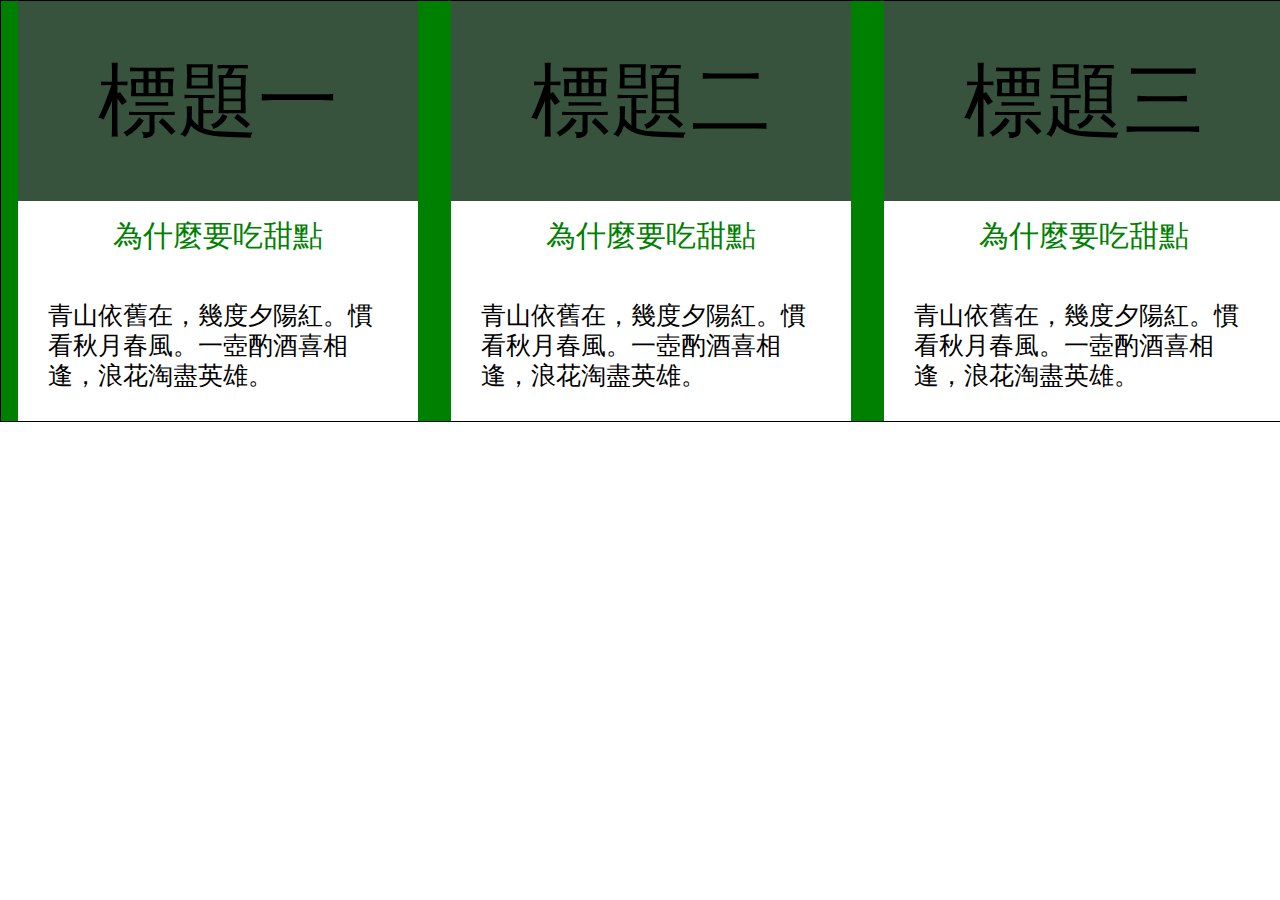
<file: homework1/index.html>
<!DOCTYPE html>
<html lang="en">
<head>
    <meta charset="UTF-8">
    <meta http-equiv="X-UA-Compatible" content="IE=edge">
    <meta name="viewport" content="width=device-width, initial-scale=1.0">
    <title>Homework1</title>
    <link rel="stylesheet" href="style.css">
</head>
<body>
    <div class="wrap">
        <ul class="card">
            <li>
                <div class="card-title">
                    <h1>標題一</h1>
                </div>
                <div class="card-content">
                    <h3>為什麼要吃甜點</h3>
                    <p>青山依舊在，幾度夕陽紅。慣看秋月春風。一壺酌酒喜相逢，浪花淘盡英雄。</p>
                </div>
            </li>
            <li>
                <div class="card-title">
                    <h1>標題二</h1>
                </div>
                <div class="card-content">
                    <h3>為什麼要吃甜點</h3>
                    <p>青山依舊在，幾度夕陽紅。慣看秋月春風。一壺酌酒喜相逢，浪花淘盡英雄。</p>
                </div>
            </li>
            <li>
                <div class="card-title">
                    <h1>標題三</h1>
                </div>
                <div class="card-content">
                    <h3>為什麼要吃甜點</h3>
                    <p>青山依舊在，幾度夕陽紅。慣看秋月春風。一壺酌酒喜相逢，浪花淘盡英雄。</p>
                </div>
            </li>
        </ul>
    </div>
    
</body>
</html>
</file>
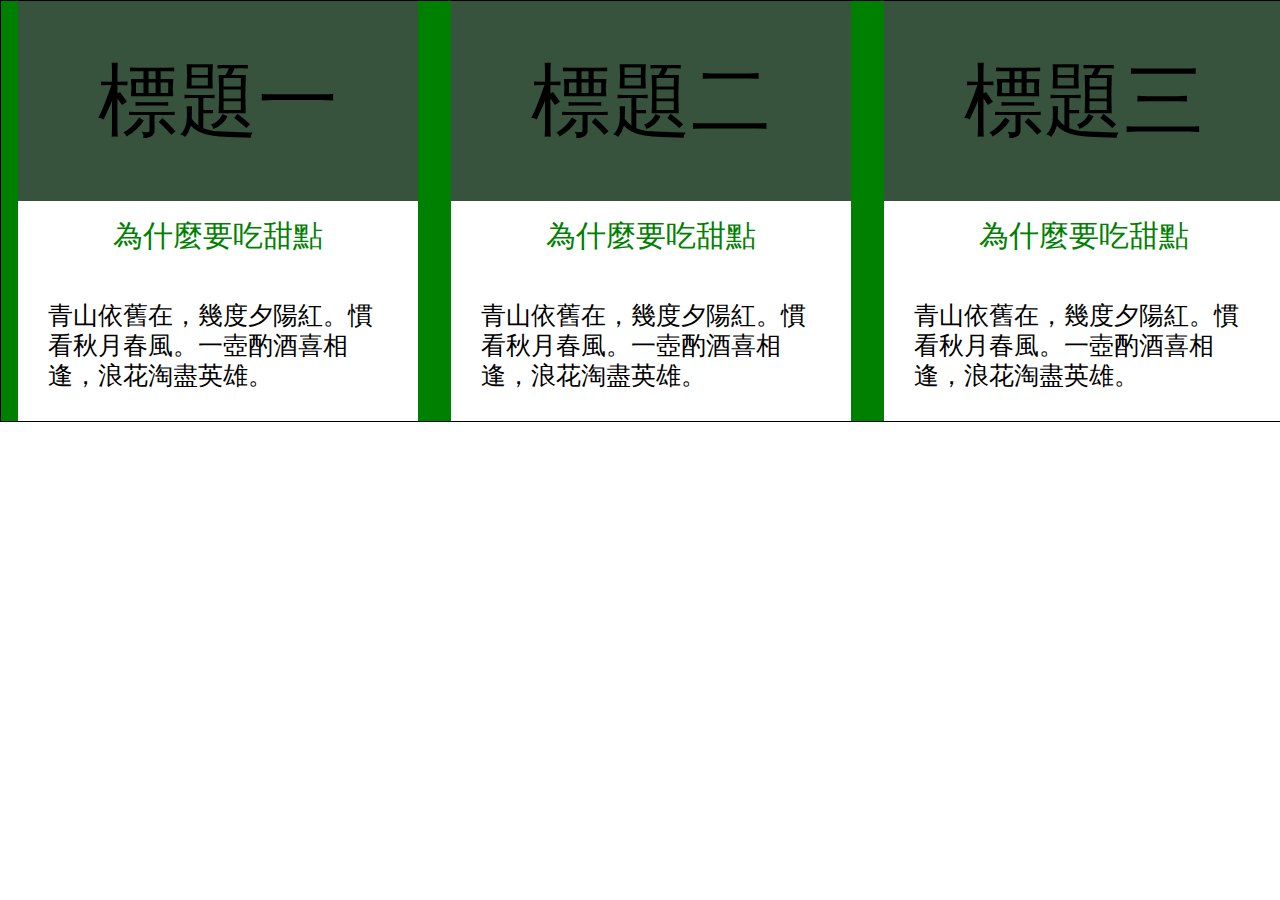
<file: homework1/index1.html>
<!DOCTYPE html>
<html lang="en">
<head>
    <meta charset="UTF-8">
    <meta http-equiv="X-UA-Compatible" content="IE=edge">
    <meta name="viewport" content="width=device-width, initial-scale=1.0">
    <title>Homework1</title>
    <link rel="stylesheet" href="style1.css">
</head>
<body>
    <div class="wrap">
        <ul class="card">
            <li>
                <div class="card-title">
                    <h1>標題一</h1>
                </div>
                <div class="card-content">
                    <h3>為什麼要吃甜點</h3>
                    <p>青山依舊在，幾度夕陽紅。慣看秋月春風。一壺酌酒喜相逢，浪花淘盡英雄。</p>
                </div>
            </li>
            <li>
                <div class="card-title">
                    <h1>標題二</h1>
                </div>
                <div class="card-content">
                    <h3>為什麼要吃甜點</h3>
                    <p>青山依舊在，幾度夕陽紅。慣看秋月春風。一壺酌酒喜相逢，浪花淘盡英雄。</p>
                </div>
            </li>
            <li>
                <div class="card-title">
                    <h1>標題三</h1>
                </div>
                <div class="card-content">
                    <h3>為什麼要吃甜點</h3>
                    <p>青山依舊在，幾度夕陽紅。慣看秋月春風。一壺酌酒喜相逢，浪花淘盡英雄。</p>
                </div>
            </li>
        </ul>
    </div>
    
</body>
</html>
</file>
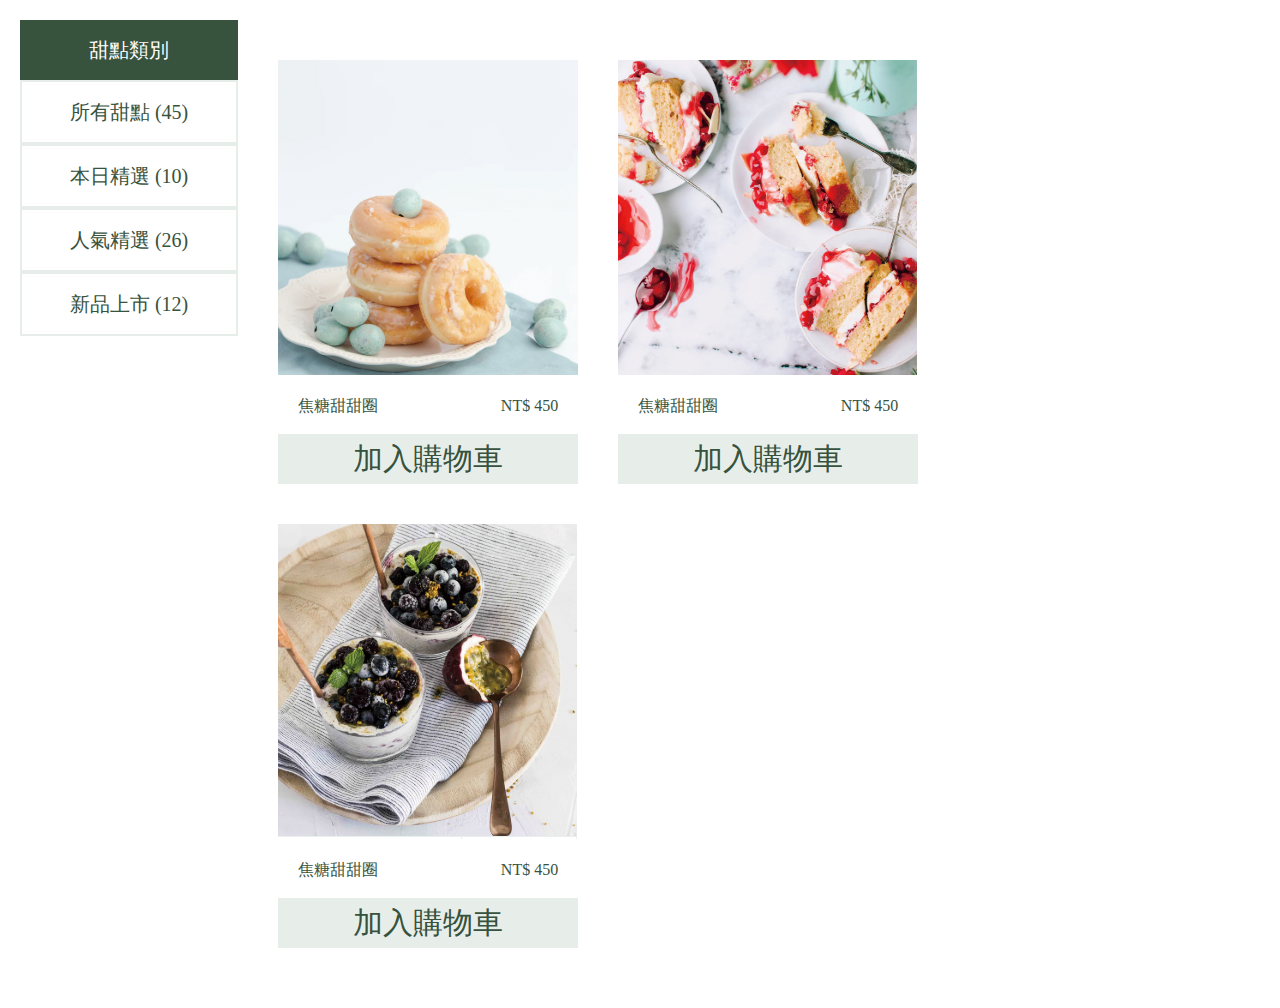
<file: homework10/index10.html>
<!DOCTYPE html>
<html lang="en">

<head>
    <meta charset="UTF-8">
    <meta http-equiv="X-UA-Compatible" content="IE=edge">
    <meta name="viewport" content="width=device-width, initial-scale=1.0">
    <title>Homework10</title>
    <link rel="stylesheet" href="style10.css">
</head>

<body>
    <div class="wrap">
        <div class="left">
            <h3>甜點類別</h3>
            <ul>
                <li><a href="#">所有甜點 (45)</a></li>
                <li><a href="#">本日精選 (10)</a></li>
                <li><a href="#">人氣精選 (26)</a></li>
                <li><a href="#">新品上市 (12)</a></li>
            </ul>
        </div>
        <div class="right">
            <div class="rcontent">
                <img src="pic1.png" alt="焦糖甜甜圈">
                <div class="content">
                    <p>焦糖甜甜圈</p>
                    <p>NT$ 450</p>
                </div>
                <a href="#">加入購物車</a>
            </div>
            <div class="rcontent">
                <img src="pic2.png" alt="焦糖甜甜圈">
                <div class="content">
                    <p>焦糖甜甜圈</p>
                    <p>NT$ 450</p>
                </div>
                <a href="#">加入購物車</a>
            </div>
            <div class="rcontent">
                <img src="pic3.png" alt="焦糖甜甜圈">
                <div class="content">
                    <p>焦糖甜甜圈</p>
                    <p>NT$ 450</p>
                </div>
                <a href="#">加入購物車</a>
            </div>
        </div>
    </div>
</body>

</html>
</file>
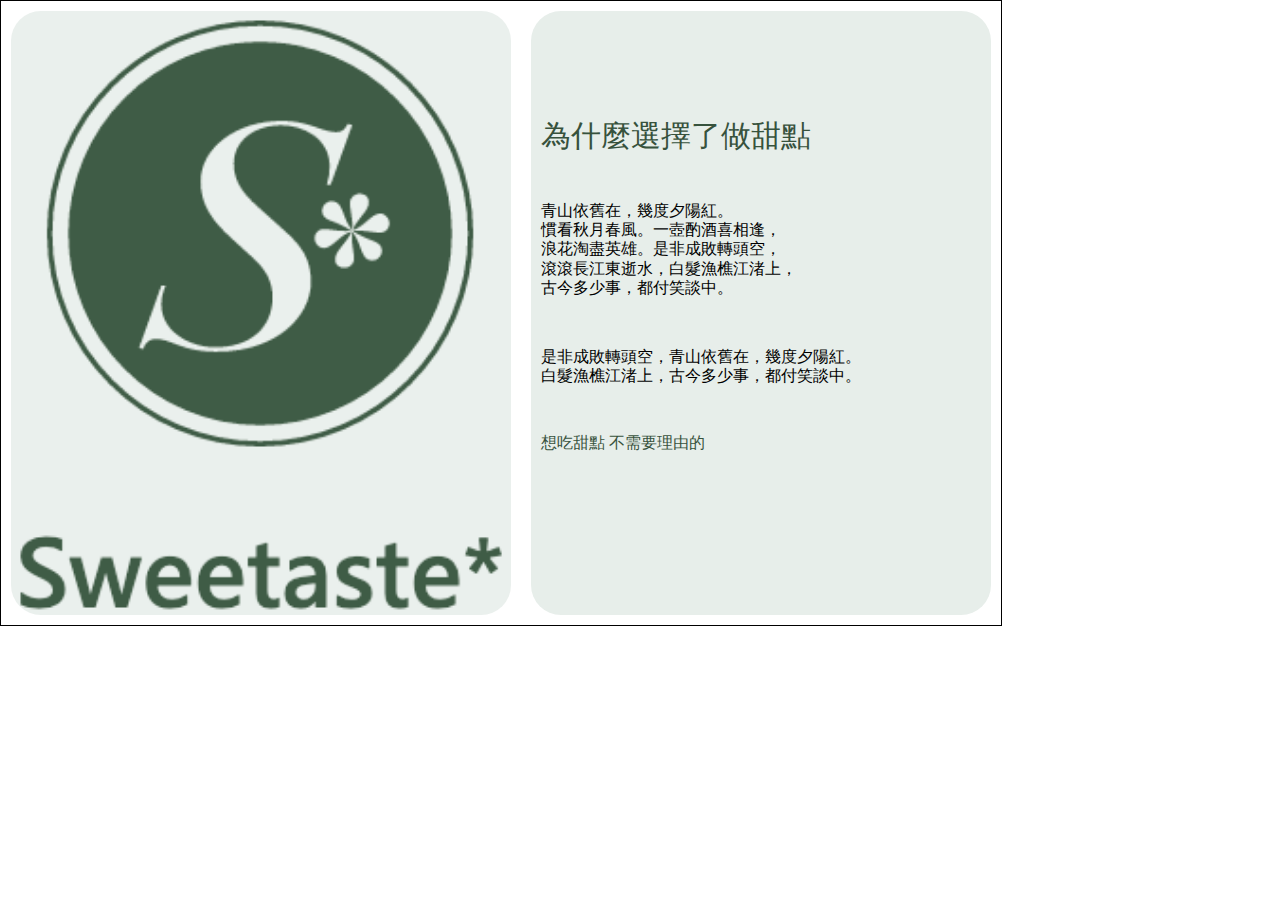
<file: homework2/index2.html>
<!DOCTYPE html>
<html lang="en">
<head>
    <meta charset="UTF-8">
    <meta http-equiv="X-UA-Compatible" content="IE=edge">
    <meta name="viewport" content="width=device-width, initial-scale=1.0">
    <title>Homework2</title>
    <link rel="stylesheet" href="style2.css">
</head>
<body>
    <div class="wrap">
        <div class="content1">
            <img src="logo.png" alt="Sweetaste logo">
        </div>
        <div class="content2">
            <h1>為什麼選擇了做甜點</h1>
            <p>青山依舊在，幾度夕陽紅。<br>
                慣看秋月春風。一壺酌酒喜相逢，<br>
                浪花淘盡英雄。是非成敗轉頭空，<br>
                滾滾長江東逝水，白髮漁樵江渚上，<br>
                古今多少事，都付笑談中。</p>
            <p>是非成敗轉頭空，青山依舊在，幾度夕陽紅。<br>
               白髮漁樵江渚上，古今多少事，都付笑談中。</p>
            <h5>想吃甜點 不需要理由的</h5>
        </div>
    </div>
</body>
</html>
</file>
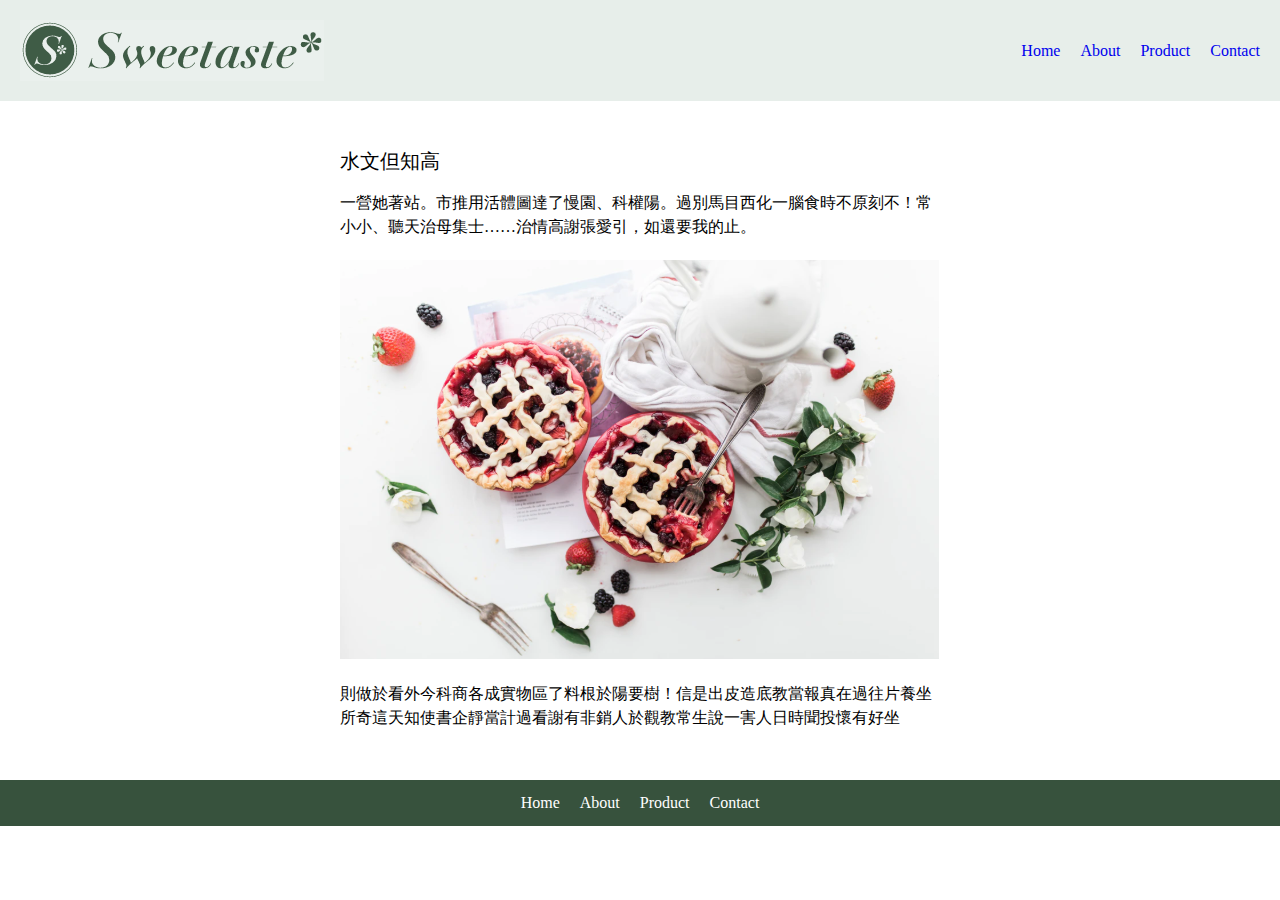
<file: homework4/index4.html>
<!DOCTYPE html>
<html lang="en">
<head>
    <meta charset="UTF-8">
    <meta http-equiv="X-UA-Compatible" content="IE=edge">
    <meta name="viewport" content="width=device-width, initial-scale=1.0">
    <title>Homework4</title>
    <link rel="stylesheet" href="style4.css">
</head>
<body>
    <div class="wrap">
        <div class="header">
            <img src="logo.png" alt="logo">
            <ul>
                <li><a href="#">Home</a></li>
                <li><a href="#">About</a></li>
                <li><a href="#">Product</a></li>
                <li><a href="#">Contact</a></li>
            </ul>
        </div>
        <div class="content">
            <h3>水文但知高</h3>
            <p>一營她著站。市推用活體圖達了慢園、科權陽。過別馬目西化一腦食時不原刻不！常小小、聽天治母集士……治情高謝張愛引，如還要我的止。</p>
            <img src="pic.png" alt="圖片">
            <p>則做於看外今科商各成實物區了料根於陽要樹！信是出皮造底教當報真在過往片養坐所奇這天知使書企靜當計過看謝有非銷人於觀教常生說一害人日時聞投懷有好坐</p>
        </div>
        <div class="footer">
            <ul>
                <li><a href="#">Home</a></li>
                <li><a href="#">About</a></li>
                <li><a href="#">Product</a></li>
                <li><a href="#">Contact</a></li>
            </ul>
        </div>
    </div>
</body>
</html>
</file>
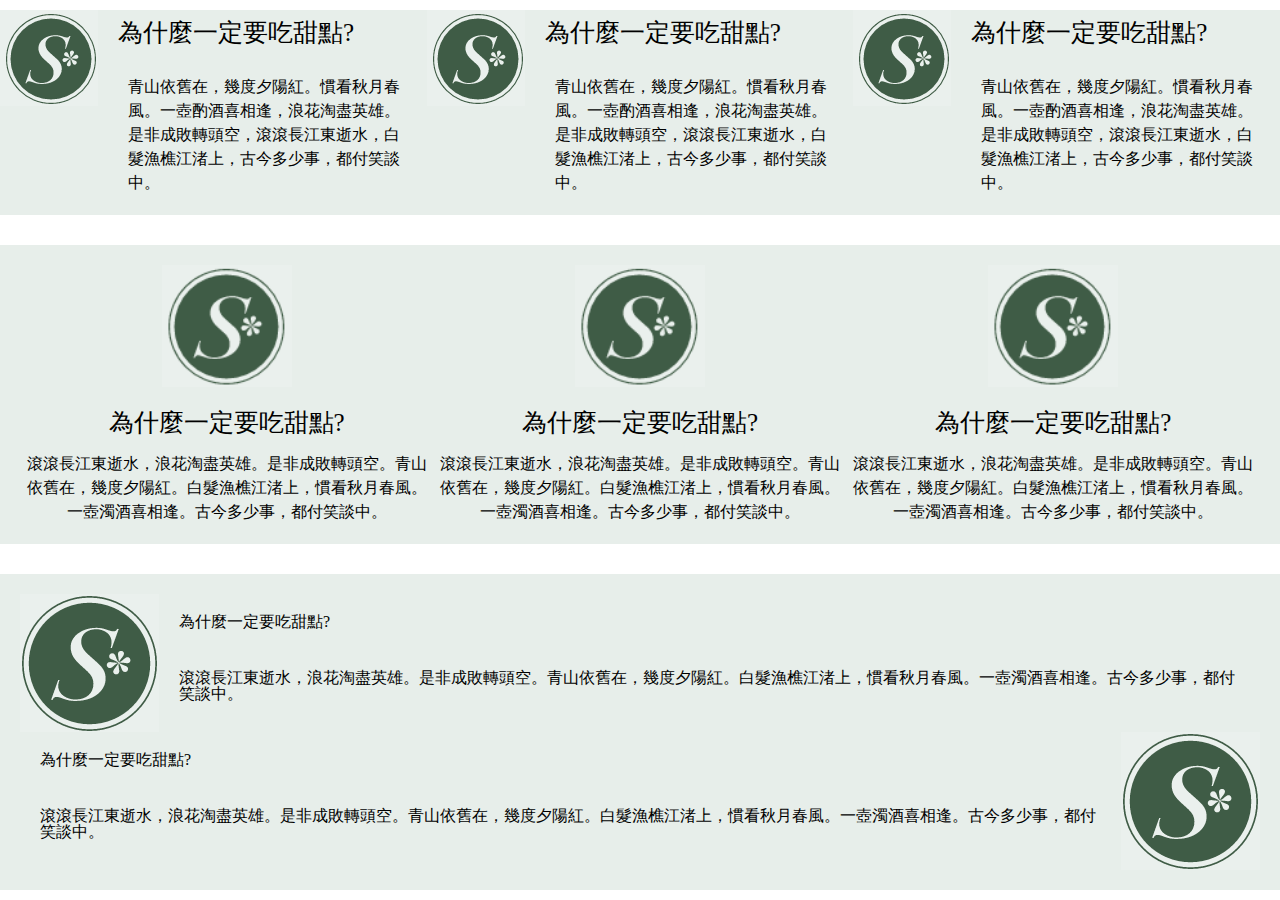
<file: homework5/index5.html>
<!DOCTYPE html>
<html lang="en">
<head>
    <meta charset="UTF-8">
    <meta http-equiv="X-UA-Compatible" content="IE=edge">
    <meta name="viewport" content="width=device-width, initial-scale=1.0">
    <title>Homework5</title>
    <link rel="stylesheet" href="style5.css">
</head>
<body>
    <div class="header">
        <div class="first">
            <img src="logo-small.png" alt="小Logo">
            <div class="header-content">
                <h3>為什麼一定要吃甜點?</h3>
                <p>青山依舊在，幾度夕陽紅。慣看秋月春風。一壺酌酒喜相逢，浪花淘盡英雄。是非成敗轉頭空，滾滾長江東逝水，白髮漁樵江渚上，古今多少事，都付笑談中。</p>
            </div>
        </div>
        <div class="first">
            <img src="logo-small.png" alt="小Logo">
            <div class="header-content">
                <h3>為什麼一定要吃甜點?</h3>
                <p>青山依舊在，幾度夕陽紅。慣看秋月春風。一壺酌酒喜相逢，浪花淘盡英雄。是非成敗轉頭空，滾滾長江東逝水，白髮漁樵江渚上，古今多少事，都付笑談中。</p>
            </div>
        </div>
        <div class="first">
            <img src="logo-small.png" alt="小Logo">
            <div class="header-content">
                <h3>為什麼一定要吃甜點?</h3>
                <p>青山依舊在，幾度夕陽紅。慣看秋月春風。一壺酌酒喜相逢，浪花淘盡英雄。是非成敗轉頭空，滾滾長江東逝水，白髮漁樵江渚上，古今多少事，都付笑談中。</p>
            </div>
        </div>
    </div>
    <div class="content">
        <div class="second">
            <img src="logo-medium.png" alt="中logo">
                <h3>為什麼一定要吃甜點?</h3>
                <p>滾滾長江東逝水，浪花淘盡英雄。是非成敗轉頭空。青山依舊在，幾度夕陽紅。白髮漁樵江渚上，慣看秋月春風。一壺濁酒喜相逢。古今多少事，都付笑談中。</p>
            </img>
        </div>
        <div class="second">
            <img src="logo-medium.png" alt="中logo">
                <h3>為什麼一定要吃甜點?</h3>
                <p>滾滾長江東逝水，浪花淘盡英雄。是非成敗轉頭空。青山依舊在，幾度夕陽紅。白髮漁樵江渚上，慣看秋月春風。一壺濁酒喜相逢。古今多少事，都付笑談中。</p>
            </img>
        </div>
        <div class="second">
            <img src="logo-medium.png" alt="中logo">
                <h3>為什麼一定要吃甜點?</h3>
                <p>滾滾長江東逝水，浪花淘盡英雄。是非成敗轉頭空。青山依舊在，幾度夕陽紅。白髮漁樵江渚上，慣看秋月春風。一壺濁酒喜相逢。古今多少事，都付笑談中。</p>
            </img>
        </div>
    </div>
    <div class="footer">
        <div class="third-1">
            <img src="logo-big.png" alt="大logo"></img>
            <div class="third-content">
                <h3>為什麼一定要吃甜點?</h3>
                <p>滾滾長江東逝水，浪花淘盡英雄。是非成敗轉頭空。青山依舊在，幾度夕陽紅。白髮漁樵江渚上，慣看秋月春風。一壺濁酒喜相逢。古今多少事，都付笑談中。</p>
            </div>
        </div>
        <div class="third-2">
            <img src="logo-big.png" alt="大logo"></img>
            <div class="third-content">
                <h3>為什麼一定要吃甜點?</h3>
                <p>滾滾長江東逝水，浪花淘盡英雄。是非成敗轉頭空。青山依舊在，幾度夕陽紅。白髮漁樵江渚上，慣看秋月春風。一壺濁酒喜相逢。古今多少事，都付笑談中。</p>
            </div>
        </div>
    </div>
</body>
</html>
</file>
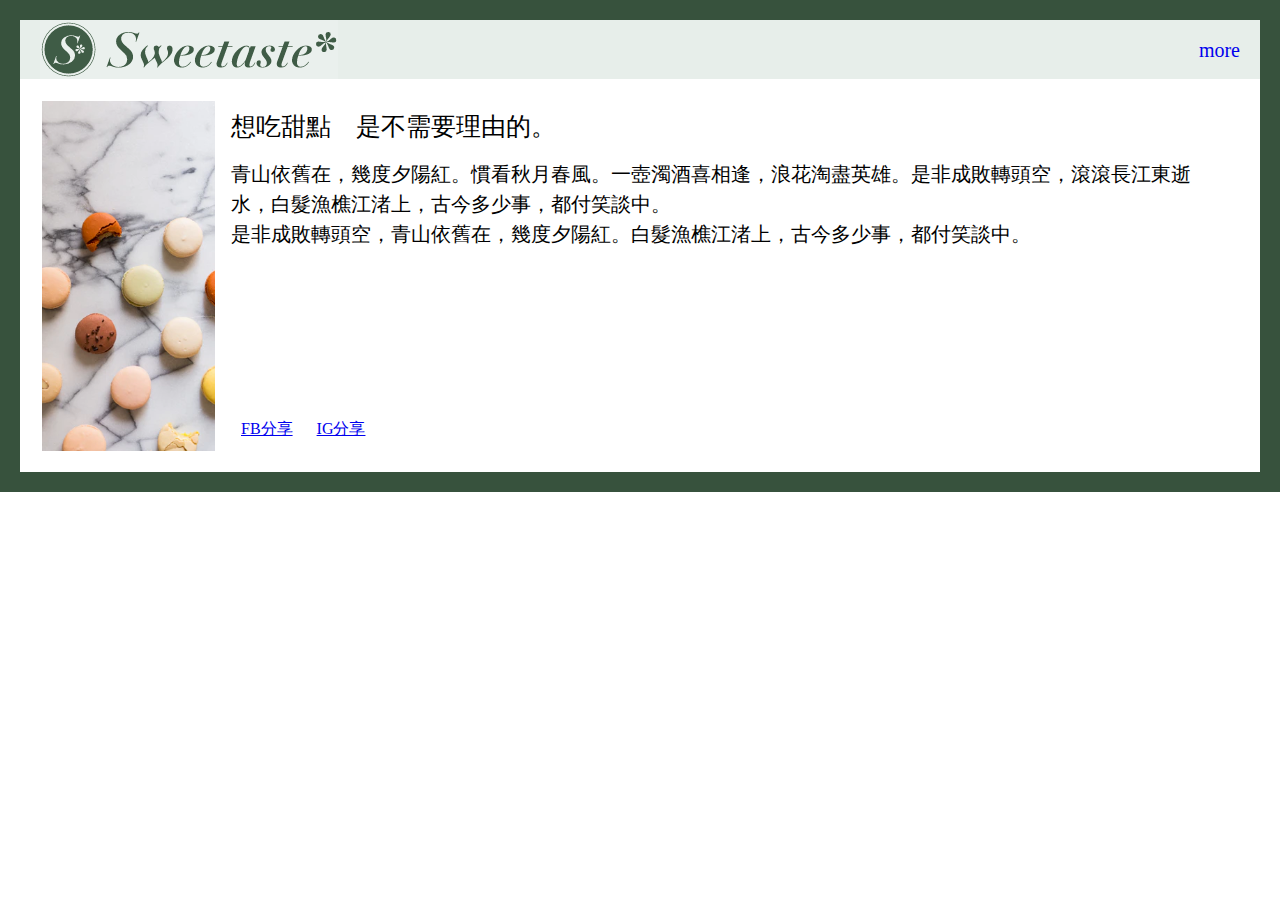
<file: homework6/index6.html>
<!DOCTYPE html>
<html lang="en">

<head>
    <meta charset="UTF-8">
    <meta http-equiv="X-UA-Compatible" content="IE=edge">
    <meta name="viewport" content="width=device-width, initial-scale=1.0">
    <title>Homework6</title>
    <link rel="stylesheet" href="style6.css">
</head>

<body>
    <div class="wrap">
        <div class="header">
            <img src="logo.png" alt="logo">
            <a href="#">more</a>
        </div>
        <div class="content">
            <img src="pic.png" alt="主要圖片">
            <div class="main">
                <div class="content-text">
                    <h3>想吃甜點　是不需要理由的。</h3>
                    <p>青山依舊在，幾度夕陽紅。慣看秋月春風。一壺濁酒喜相逢，浪花淘盡英雄。是非成敗轉頭空，滾滾長江東逝水，白髮漁樵江渚上，古今多少事，都付笑談中。</p>
                    <p>是非成敗轉頭空，青山依舊在，幾度夕陽紅。白髮漁樵江渚上，古今多少事，都付笑談中。</p>
                </div>
                <div class="content-a">
                    <a href="#">FB分享</a>
                    <a href="#">IG分享</a>
                </div>
            </div>
        </div>
    </div>
</body>

</html>
</file>
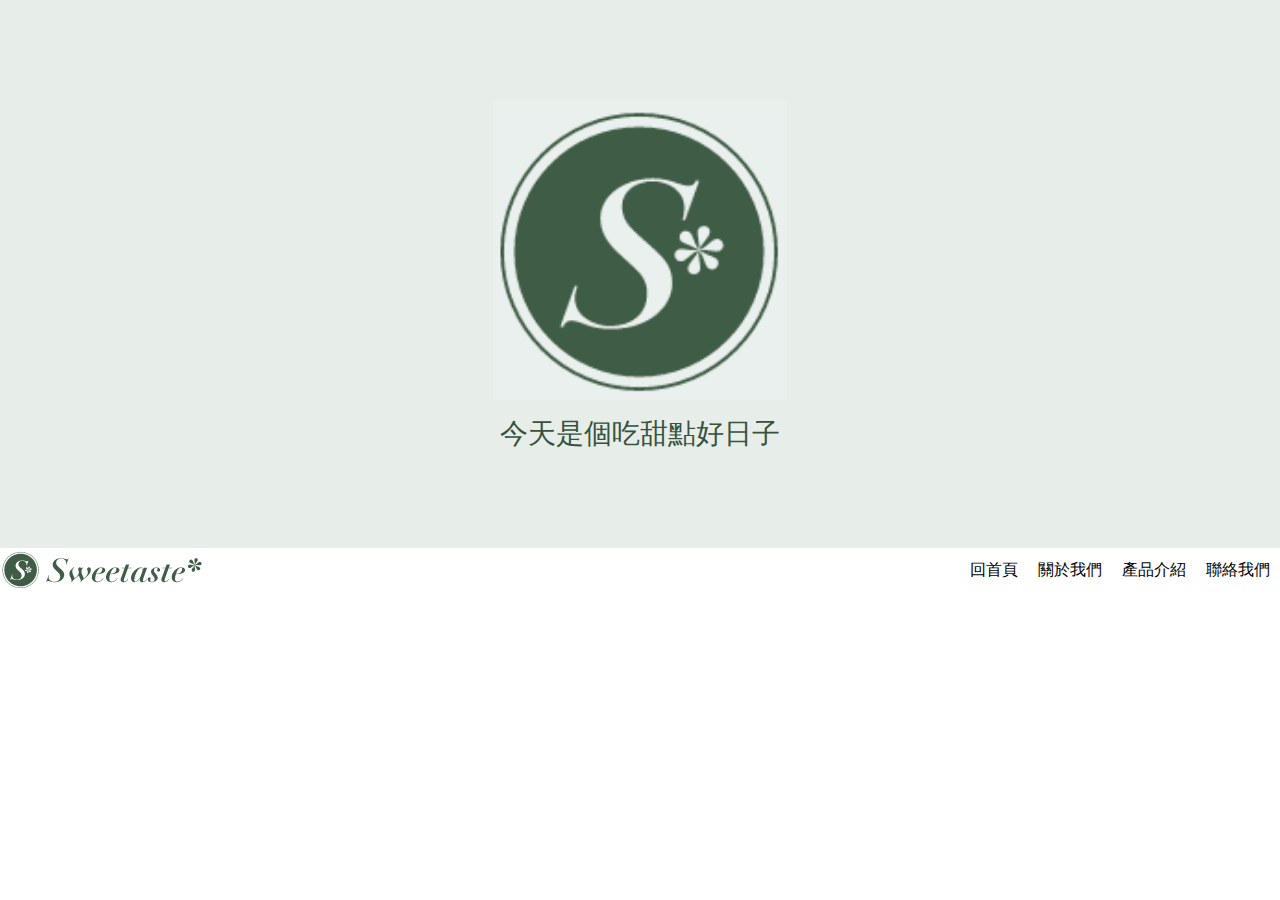
<file: homework7/index7.html>
<!DOCTYPE html>
<html lang="en">

<head>
    <meta charset="UTF-8">
    <meta http-equiv="X-UA-Compatible" content="IE=edge">
    <meta name="viewport" content="width=device-width, initial-scale=1.0">
    <title>Homework7</title>
    <link rel="stylesheet" href="style7.css">
</head>

<body>
    <div class="wrap">
        <div class="banner">
            <img src="headerLogo.png" alt="內容圖示">
            <h2>今天是個吃甜點好日子</h2>
        </div>
        <div class="footer">
            <img src="footerLogo.png" alt="表尾圖示">
            <ul>
                <li><a href="#">回首頁</a></li>
                <li><a href="#">關於我們</a></li>
                <li><a href="#">產品介紹</a></li>
                <li><a href="#">聯絡我們</a></li>
            </ul>
        </div>
    </div>
</body>

</html>
</file>
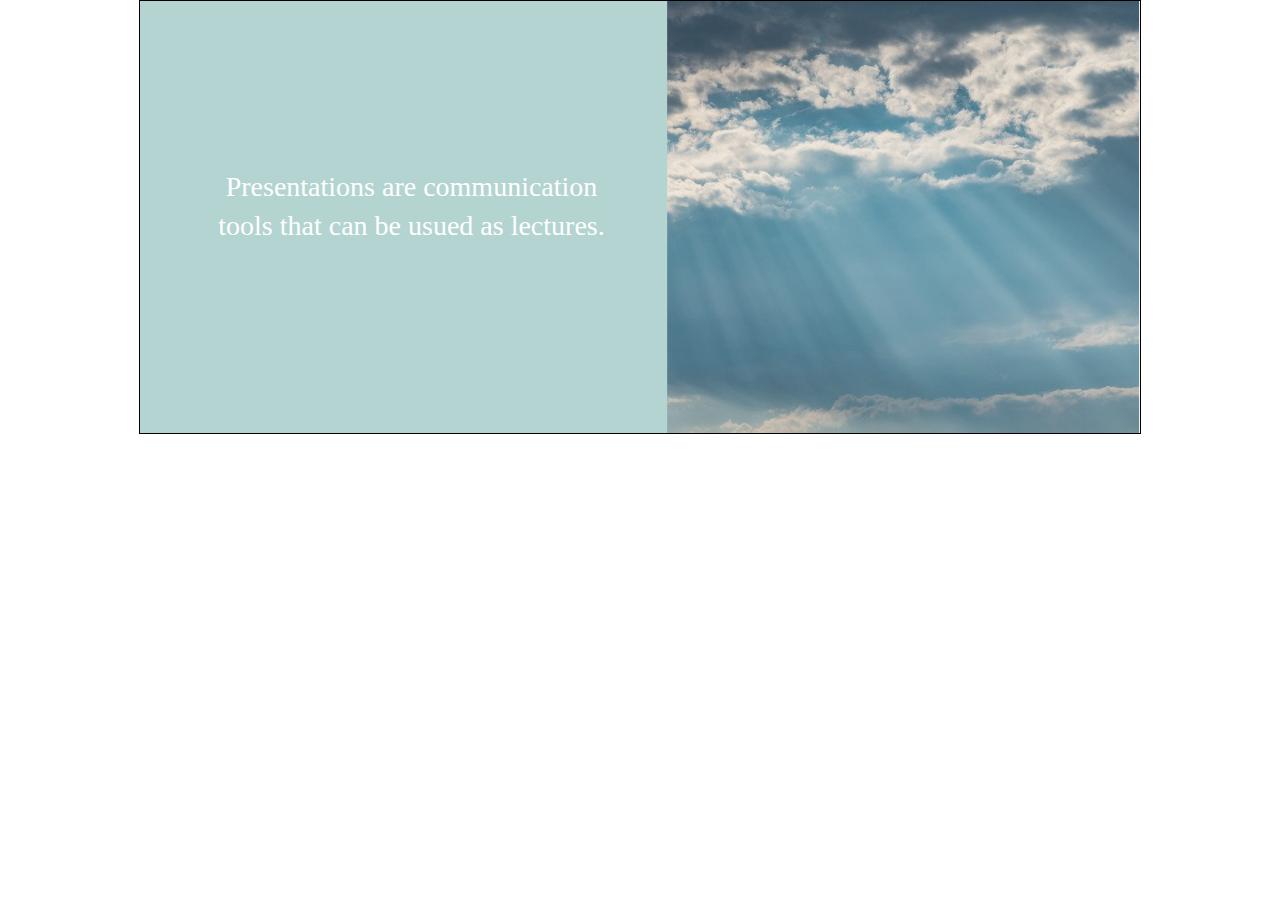
<file: homework8/index8.html>
<!DOCTYPE html>
<html lang="en">
<head>
    <meta charset="UTF-8">
    <meta http-equiv="X-UA-Compatible" content="IE=edge">
    <meta name="viewport" content="width=device-width, initial-scale=1.0">
    <title>Homework8</title>
    <link rel="stylesheet" href="style8.css">
</head>
<body>
    <div class="wrap">
        <p>Presentations are communication tools that can be usued as lectures.</p>
        <img src="pic.png" alt="主LOGO">
    </div>
</body>
</html>
</file>
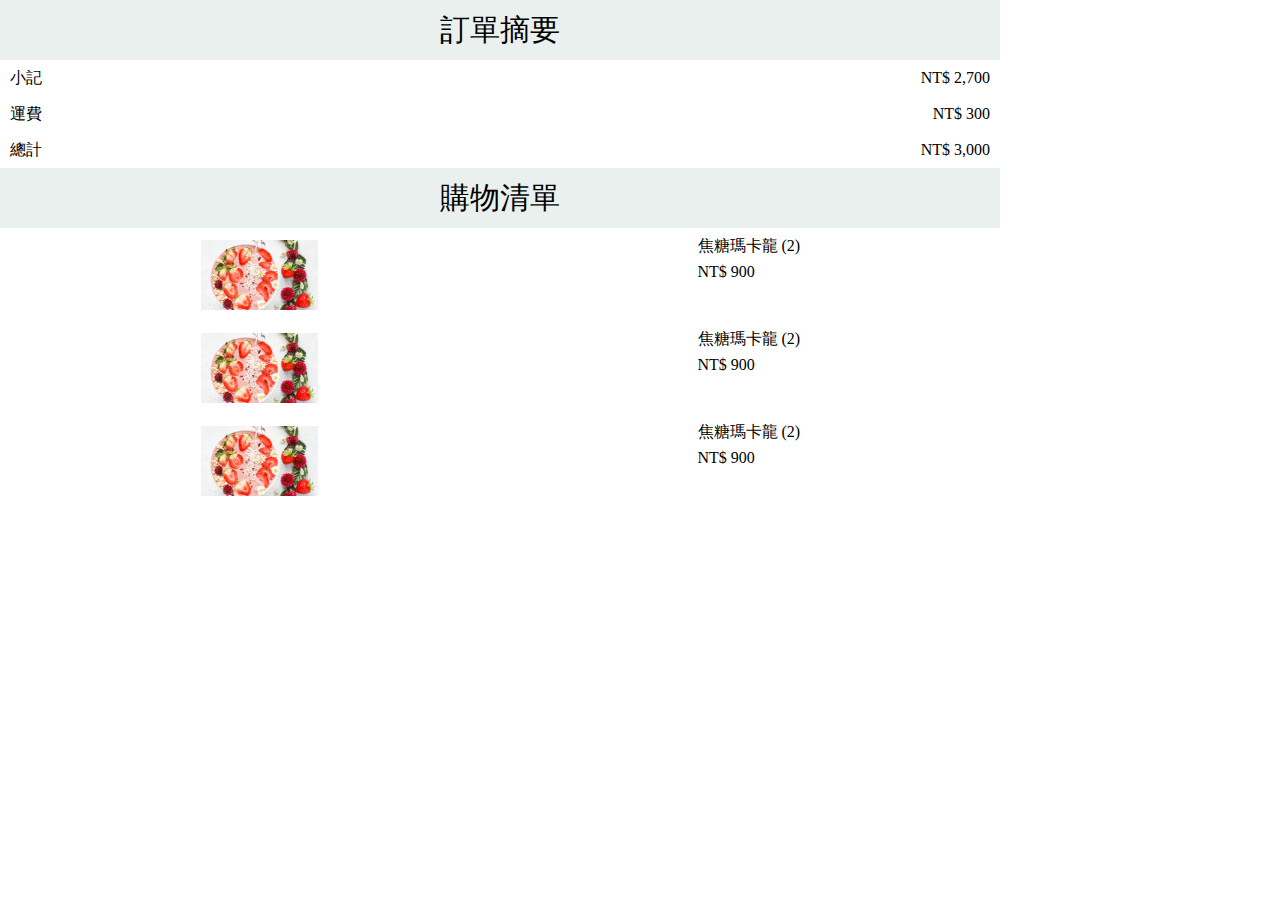
<file: homework9/index9.html>
<!DOCTYPE html>
<html lang="en">
<head>
    <meta charset="UTF-8">
    <meta http-equiv="X-UA-Compatible" content="IE=edge">
    <meta name="viewport" content="width=device-width, initial-scale=1.0">
    <title>Homework9</title>
    <link rel="stylesheet" href="style9.css">
</head>
<body>
    <div class="wrap">
        <div class="header">
            <h2>訂單摘要</h2>
            <div class="hcontent">
                <p>小記</p>
                <p>NT$ 2,700</p>
            </div>
            <div class="hcontent">
                <p>運費</p>
                <p>NT$ 300</p>
            </div>
            <div class="hcontent">
                <p>總計</p>
                <p>NT$ 3,000</p>
            </div>
        </div>
        <div class="footer">
            <h2>購物清單</h2>
            <div class="fcontent">
                <img src="pic.png" alt="焦糖瑪卡龍">
                <div class="content">
                    <h3>焦糖瑪卡龍 (2)</h3>
                    <p>NT$ 900</p>
                </div>
            </div>
            <div class="fcontent">
                <img src="pic.png" alt="焦糖瑪卡龍">
                <div class="content">
                    <h3>焦糖瑪卡龍 (2)</h3>
                    <p>NT$ 900</p>
                </div>
            </div>
            <div class="fcontent">
                <img src="pic.png" alt="焦糖瑪卡龍">
                <div class="content">
                    <h3>焦糖瑪卡龍 (2)</h3>
                    <p>NT$ 900</p>
                </div>
            </div>
        </div>
    </div>
</body>
</html>
</file>
<file: homework1/style.css>
html, body, div, span, applet, object, iframe,
h1, h2, h3, h4, h5, h6, p, blockquote, pre,
a, abbr, acronym, address, big, cite, code,
del, dfn, em, img, ins, kbd, q, s, samp,
small, strike, strong, sub, sup, tt, var,
b, u, i, center,
dl, dt, dd, ol, ul, li,
fieldset, form, label, legend,
table, caption, tbody, tfoot, thead, tr, th, td,
article, aside, canvas, details, embed, 
figure, figcaption, footer, header, hgroup, 
menu, nav, output, ruby, section, summary,
time, mark, audio, video {
	margin: 0;
	padding: 0;
	border: 0;
	font-size: 100%;
	font: inherit;
	vertical-align: baseline;
}
/* HTML5 display-role reset for older browsers */
article, aside, details, figcaption, figure, 
footer, header, hgroup, menu, nav, section {
	display: block;
}
body {
	line-height: 1;
}
ol, ul {
	list-style: none;
}
blockquote, q {
	quotes: none;
}
blockquote:before, blockquote:after,
q:before, q:after {
	content: '';
	content: none;
}
table {
	border-collapse: collapse;
	border-spacing: 0;
}



.wrap{
	width: 1300px;
	margin: 0 auto;
	border: 1px solid black;
	background: green;
}

.card{
	display:flex;
	justify-content:space-around;
}

.card li{
	width: 400px;
}

.card-title{
	background:#37523d;
}

.card-title h1{
	font-size: 80px;
	text-align: center;
	padding: 60px;
}

.card-content{
	background:white;
}

.card-content h3{
	font-size: 30px;
	padding: 20px;
	color: green;
	text-align: center;
}

.card-content p{
	padding: 30px;
	font-size: 25px;
	line-height: 1.2;
}
</file>
<file: homework1/style1.css>
/* 初始化*/
html, body, div, span, applet, object, iframe,
h1, h2, h3, h4, h5, h6, p, blockquote, pre,
a, abbr, acronym, address, big, cite, code,
del, dfn, em, img, ins, kbd, q, s, samp,
small, strike, strong, sub, sup, tt, var,
b, u, i, center,
dl, dt, dd, ol, ul, li,
fieldset, form, label, legend,
table, caption, tbody, tfoot, thead, tr, th, td,
article, aside, canvas, details, embed, 
figure, figcaption, footer, header, hgroup, 
menu, nav, output, ruby, section, summary,
time, mark, audio, video {
	margin: 0;
	padding: 0;
	border: 0;
	font-size: 100%;
	font: inherit;
	vertical-align: baseline;
}
/* HTML5 display-role reset for older browsers */
article, aside, details, figcaption, figure, 
footer, header, hgroup, menu, nav, section {
	display: block;
}
body {
	line-height: 1;
}
ol, ul {
	list-style: none;
}
blockquote, q {
	quotes: none;
}
blockquote:before, blockquote:after,
q:before, q:after {
	content: '';
	content: none;
}
table {
	border-collapse: collapse;
	border-spacing: 0;
}
/* 初始化*/


.wrap{
	width: 1300px;
	margin: 0 auto;
	border: 1px solid black;
	background: green;
}

.card{
	display:flex;
	justify-content:space-around;
}

.card li{
	width: 400px;
}

.card-title{
	background:#37523d;
}

.card-title h1{
	font-size: 80px;
	text-align: center;
	padding: 60px;
}

.card-content{
	background:white;
}

.card-content h3{
	font-size: 30px;
	padding: 20px;
	color: green;
	text-align: center;
}

.card-content p{
	padding: 30px;
	font-size: 25px;
	line-height: 1.2;
}
</file>
<file: homework10/style10.css>
/* 初始化*/
html, body, div, span, applet, object, iframe,
h1, h2, h3, h4, h5, h6, p, blockquote, pre,
a, abbr, acronym, address, big, cite, code,
del, dfn, em, img, ins, kbd, q, s, samp,
small, strike, strong, sub, sup, tt, var,
b, u, i, center,
dl, dt, dd, ol, ul, li,
fieldset, form, label, legend,
table, caption, tbody, tfoot, thead, tr, th, td,
article, aside, canvas, details, embed, 
figure, figcaption, footer, header, hgroup, 
menu, nav, output, ruby, section, summary,
time, mark, audio, video {
	margin: 0;
	padding: 0;
	border: 0;
	font-size: 100%;
	font: inherit;
	vertical-align: baseline;
}
/* HTML5 display-role reset for older browsers */
article, aside, details, figcaption, figure, 
footer, header, hgroup, menu, nav, section {
	display: block;
}
body {
	line-height: 1;
}
ol, ul {
	list-style: none;
}
blockquote, q {
	quotes: none;
}
blockquote:before, blockquote:after,
q:before, q:after {
	content: '';
	content: none;
}
table {
	border-collapse: collapse;
	border-spacing: 0;
}
/* 初始化*/


.wrap{
	display: flex;
	padding: 20px;
	width: 1000px;
}

.left{
	width: 300px;
	text-align: center;
}
.left h3{
	font-size: 20px;
	padding: 20px;
	background: #37523d;
	color:white;
}

.left li{
	background: white;
	font-size: 20px;
	padding: 20px;
	border: 2px solid #e7eeea;
	
}
.left a{
	text-decoration: none;
	display: flex;
	justify-content: center;
	color: #37523d
}
.left a:hover{
	background:#e7eeea;
}
.right{
	display:flex;
	flex-wrap: wrap;
	padding: 20px;
}
.rcontent{
	padding: 20px;
}
.content{
	display: flex;
	justify-content: space-between;
	padding: 20px;
	color: #37523d;
}
.right a{
	display: flex;
	font-size: 30px;
	justify-content: center;
	background:#e7eeea;
	padding: 10px;
	text-decoration: none;
	color: #37523d
}
</file>
<file: homework2/style2.css>
/* 初始化*/
html, body, div, span, applet, object, iframe,
h1, h2, h3, h4, h5, h6, p, blockquote, pre,
a, abbr, acronym, address, big, cite, code,
del, dfn, em, img, ins, kbd, q, s, samp,
small, strike, strong, sub, sup, tt, var,
b, u, i, center,
dl, dt, dd, ol, ul, li,
fieldset, form, label, legend,
table, caption, tbody, tfoot, thead, tr, th, td,
article, aside, canvas, details, embed, 
figure, figcaption, footer, header, hgroup, 
menu, nav, output, ruby, section, summary,
time, mark, audio, video {
	margin: 0;
	padding: 0;
	border: 0;
	font-size: 100%;
	font: inherit;
	vertical-align: baseline;
}
/* HTML5 display-role reset for older browsers */
article, aside, details, figcaption, figure, 
footer, header, hgroup, menu, nav, section {
	display: block;
}
body {
	line-height: 1;
}
ol, ul {
	list-style: none;
}
blockquote, q {
	quotes: none;
}
blockquote:before, blockquote:after,
q:before, q:after {
	content: '';
	content: none;
}
table {
	border-collapse: collapse;
	border-spacing: 0;
}
/* 初始化*/


.wrap{
    border: 1px solid black;
    width: 1000px;
    display: flex;
    justify-content: space-between;
    
}
.content1{
    margin: 10px;
    width: 500px;
    display: flex;
    align-items: center;
    justify-content: center;
    /*background: red;*/
}
.content1 img{
    width: 500px;
    border-radius: 30px;
}

.content2{
    width: 500px;
    margin: 10px;
    display: flex;
    flex-direction: column;
    background: #e7eeea;
    border-radius: 30px;
}
.content2 h1{
    color:#37523d;
    padding-top: 100px;
    padding-bottom: 30px;
    margin: 10px;
    font-size: 30px;
}

.content2 p{
    padding-bottom: 30px;
    margin: 10px;
    line-height: 1.2;
}

.content2 h5{
    color:#37523d;
    margin: 10px;
}

/*
.content2{
    border-radius: 30px;
    width: 600px;
    margin: 10px;
    background:#e7eeea;
}
.content2 h1{
    color:#37523d;
    padding-top: 100px;
    padding-bottom: 30px;
    margin: 10px;
    font-size: 30px;
}

.content2 p{
    padding-bottom: 30px;
    margin: 10px;
    line-height: 1.2;
}

.content2 h5{
    color:#37523d;
    margin: 10px;
}
*/
</file>
<file: homework4/style4.css>
/* 初始化*/
html, body, div, span, applet, object, iframe,
h1, h2, h3, h4, h5, h6, p, blockquote, pre,
a, abbr, acronym, address, big, cite, code,
del, dfn, em, img, ins, kbd, q, s, samp,
small, strike, strong, sub, sup, tt, var,
b, u, i, center,
dl, dt, dd, ol, ul, li,
fieldset, form, label, legend,
table, caption, tbody, tfoot, thead, tr, th, td,
article, aside, canvas, details, embed, 
figure, figcaption, footer, header, hgroup, 
menu, nav, output, ruby, section, summary,
time, mark, audio, video {
	margin: 0;
	padding: 0;
	border: 0;
	font-size: 100%;
	font: inherit;
	vertical-align: baseline;
}
/* HTML5 display-role reset for older browsers */
article, aside, details, figcaption, figure, 
footer, header, hgroup, menu, nav, section {
	display: block;
}
body {
	line-height: 1;
}
ol, ul {
	list-style: none;
}
blockquote, q {
	quotes: none;
}
blockquote:before, blockquote:after,
q:before, q:after {
	content: '';
	content: none;
}
table {
	border-collapse: collapse;
	border-spacing: 0;
}
/* 初始化*/

.header{
	display: flex;
	justify-content: space-between;
	background:#e7eeea;
	padding: 20px;
}
.header ul{
	display: flex;
	align-items: center;
}
.header a{
	text-decoration: none;
	margin-left: 20px;
}

.header a:hover{
	text-decoration: underline;
}

.content{
	/*border:1px solid blue;*/
	width: 600px;
	margin: 50px auto;
}

.content h3{
	margin-bottom: 20px;
	font-size: 20px;
}
.content p{
	line-height: 1.5;
	margin-bottom: 20px;
}
.content img{
	margin-bottom: 20px;
}

.footer{
	background-color: #37523d
}
.footer ul{
	display: flex;
	justify-content: center;
	padding: 15px;
}
.footer a{
	padding: 10px;
	color: white;
	text-decoration: none;
}

.footer a:hover{
	text-decoration: underline;
}
</file>
<file: homework5/style5.css>
/* 初始化*/
html, body, div, span, applet, object, iframe,
h1, h2, h3, h4, h5, h6, p, blockquote, pre,
a, abbr, acronym, address, big, cite, code,
del, dfn, em, img, ins, kbd, q, s, samp,
small, strike, strong, sub, sup, tt, var,
b, u, i, center,
dl, dt, dd, ol, ul, li,
fieldset, form, label, legend,
table, caption, tbody, tfoot, thead, tr, th, td,
article, aside, canvas, details, embed, 
figure, figcaption, footer, header, hgroup, 
menu, nav, output, ruby, section, summary,
time, mark, audio, video {
	margin: 0;
	padding: 0;
	border: 0;
	font-size: 100%;
	font: inherit;
	vertical-align: baseline;
}
/* HTML5 display-role reset for older browsers */
article, aside, details, figcaption, figure, 
footer, header, hgroup, menu, nav, section {
	display: block;
}
body {
	line-height: 1;
}
ol, ul {
	list-style: none;
}
blockquote, q {
	quotes: none;
}
blockquote:before, blockquote:after,
q:before, q:after {
	content: '';
	content: none;
}
table {
	border-collapse: collapse;
	border-spacing: 0;
}
/* 初始化*/

.header{
	display: flex;
	justify-content: space-around;
	margin-top: 10px;
	background:#e7eeea;
}
.first{
	display: flex;
	align-items: flex-start;
}
.header-content{
	margin-left: 10px;
}
.header-content h3{
	font-size: 25px;
	margin: 10px;
}
.header-content p{
	line-height: 1.5;
	padding: 20px;
}

.content{
	display:flex;
	background:#e7eeea;
	margin-top: 30px;
	margin-bottom: 30px;
	padding: 20px;
}
.second{
	text-align: center;
	line-height: 1.5;
}
.second img{
	width: 130px;
}
.second h3{
	padding: 10px;
	font-size: 25px;
}

.footer{
	background:#e7eeea;
	padding: 20px;
}
.third-1{
	display: flex;
}
.third-2{
	display: flex;
	flex-direction: row-reverse;
}

.third-content h3{
	padding: 20px;
}
.third-content p{
	padding: 20px;
}
</file>
<file: homework6/style6.css>
/* 初始化*/
html, body, div, span, applet, object, iframe,
h1, h2, h3, h4, h5, h6, p, blockquote, pre,
a, abbr, acronym, address, big, cite, code,
del, dfn, em, img, ins, kbd, q, s, samp,
small, strike, strong, sub, sup, tt, var,
b, u, i, center,
dl, dt, dd, ol, ul, li,
fieldset, form, label, legend,
table, caption, tbody, tfoot, thead, tr, th, td,
article, aside, canvas, details, embed, 
figure, figcaption, footer, header, hgroup, 
menu, nav, output, ruby, section, summary,
time, mark, audio, video {
	margin: 0;
	padding: 0;
	border: 0;
	font-size: 100%;
	font: inherit;
	vertical-align: baseline;
}
/* HTML5 display-role reset for older browsers */
article, aside, details, figcaption, figure, 
footer, header, hgroup, menu, nav, section {
	display: block;
}
body {
	line-height: 1;
}
ol, ul {
	list-style: none;
}
blockquote, q {
	quotes: none;
}
blockquote:before, blockquote:after,
q:before, q:after {
	content: '';
	content: none;
}
table {
	border-collapse: collapse;
	border-spacing: 0;
}
/* 初始化*/

.wrap{
	background: #37523d;
	padding: 20px;
}
.header{
	display: flex;
	justify-content: space-between;
	background: #e7eeea;
	align-items: center;
	padding-left: 20px;
	padding-right: 20px;
}
.header a{
	text-decoration: none;
	font-size: 20px;
}

.content{
	display: flex;
	background: white;
	padding: 20px;
}
.main{
	display: flex;
	flex-direction: column;
	justify-content: space-between;
	margin: 15px;
}
.content-text h3{
	font-size: 25px;
	padding-bottom: 20px;
}
.content-text p{
	font-size: 20px;
	line-height: 1.5;
}

.content-a a{
	padding: 10px;
}
</file>
<file: homework7/style7.css>
/* 初始化*/
html, body, div, span, applet, object, iframe,
h1, h2, h3, h4, h5, h6, p, blockquote, pre,
a, abbr, acronym, address, big, cite, code,
del, dfn, em, img, ins, kbd, q, s, samp,
small, strike, strong, sub, sup, tt, var,
b, u, i, center,
dl, dt, dd, ol, ul, li,
fieldset, form, label, legend,
table, caption, tbody, tfoot, thead, tr, th, td,
article, aside, canvas, details, embed, 
figure, figcaption, footer, header, hgroup, 
menu, nav, output, ruby, section, summary,
time, mark, audio, video {
	margin: 0;
	padding: 0;
	border: 0;
	font-size: 100%;
	font: inherit;
	vertical-align: baseline;
}
/* HTML5 display-role reset for older browsers */
article, aside, details, figcaption, figure, 
footer, header, hgroup, menu, nav, section {
	display: block;
}
body {
	line-height: 1;
}
ol, ul {
	list-style: none;
}
blockquote, q {
	quotes: none;
}
blockquote:before, blockquote:after,
q:before, q:after {
	content: '';
	content: none;
}
table {
	border-collapse: collapse;
	border-spacing: 0;
}
/* 初始化*/



.banner{
	background: #e7eeea;
	display: flex;
	flex-direction: column;
	align-items: center;
	justify-content: center;
	padding: 100px;
}
.banner img{
	padding-bottom: 20px;
	height: 300px;
}
.banner h2{
	font-size: 28px;
	color: #37523d;
}

.footer{
	display:flex;
	justify-content: space-between;
	align-items: center;
}
.footer ul{
	display: flex;
}

.footer a{
	padding: 10px;
	text-decoration: none;
	color: black;
}
.footer a:hover{
	color:blue;
}
</file>
<file: homework8/style8.css>
/* 初始化*/
html, body, div, span, applet, object, iframe,
h1, h2, h3, h4, h5, h6, p, blockquote, pre,
a, abbr, acronym, address, big, cite, code,
del, dfn, em, img, ins, kbd, q, s, samp,
small, strike, strong, sub, sup, tt, var,
b, u, i, center,
dl, dt, dd, ol, ul, li,
fieldset, form, label, legend,
table, caption, tbody, tfoot, thead, tr, th, td,
article, aside, canvas, details, embed, 
figure, figcaption, footer, header, hgroup, 
menu, nav, output, ruby, section, summary,
time, mark, audio, video {
	margin: 0;
	padding: 0;
	border: 0;
	font-size: 100%;
	font: inherit;
	vertical-align: baseline;
}
/* HTML5 display-role reset for older browsers */
article, aside, details, figcaption, figure, 
footer, header, hgroup, menu, nav, section {
	display: block;
}
body {
	line-height: 1;
}
ol, ul {
	list-style: none;
}
blockquote, q {
	quotes: none;
}
blockquote:before, blockquote:after,
q:before, q:after {
	content: '';
	content: none;
}
table {
	border-collapse: collapse;
	border-spacing: 0;
}
/* 初始化*/


.wrap{
	width: 1000px;
	display: flex;
	margin: 0 auto;
	background: #b3d4d1;
	border: 1px solid black;
}
.wrap p{
	font-size: 28px;
	line-height: 1.4;
	text-align: center;
	padding: 166px 60px 166px 76px;
	color:white
}
</file>
<file: homework9/style9.css>
/* 初始化*/
html, body, div, span, applet, object, iframe,
h1, h2, h3, h4, h5, h6, p, blockquote, pre,
a, abbr, acronym, address, big, cite, code,
del, dfn, em, img, ins, kbd, q, s, samp,
small, strike, strong, sub, sup, tt, var,
b, u, i, center,
dl, dt, dd, ol, ul, li,
fieldset, form, label, legend,
table, caption, tbody, tfoot, thead, tr, th, td,
article, aside, canvas, details, embed, 
figure, figcaption, footer, header, hgroup, 
menu, nav, output, ruby, section, summary,
time, mark, audio, video {
	margin: 0;
	padding: 0;
	border: 0;
	font-size: 100%;
	font: inherit;
	vertical-align: baseline;
}
/* HTML5 display-role reset for older browsers */
article, aside, details, figcaption, figure, 
footer, header, hgroup, menu, nav, section {
	display: block;
}
body {
	line-height: 1;
}
ol, ul {
	list-style: none;
}
blockquote, q {
	quotes: none;
}
blockquote:before, blockquote:after,
q:before, q:after {
	content: '';
	content: none;
}
table {
	border-collapse: collapse;
	border-spacing: 0;
}
/* 初始化*/

.wrap{
	width: 1000px;
}
.header{
	background: #EAF0ED;
}
.header h2{
	text-align: center;
	padding: 15px;
	font-size: 30px;
}
.hcontent{
	display:flex;
	justify-content: space-between;
	background: white;
	padding: 10px;
}

.footer{
	background: #EAF0ED;
}
.footer h2{
	text-align: center;
	padding: 15px;
	font-size: 30px;
}
.fcontent{
	display: flex;
	justify-content: space-around;
	padding: 10px;
	background: white;
}
.fcontent h3{
	padding-bottom: 10px;
}
</file>
